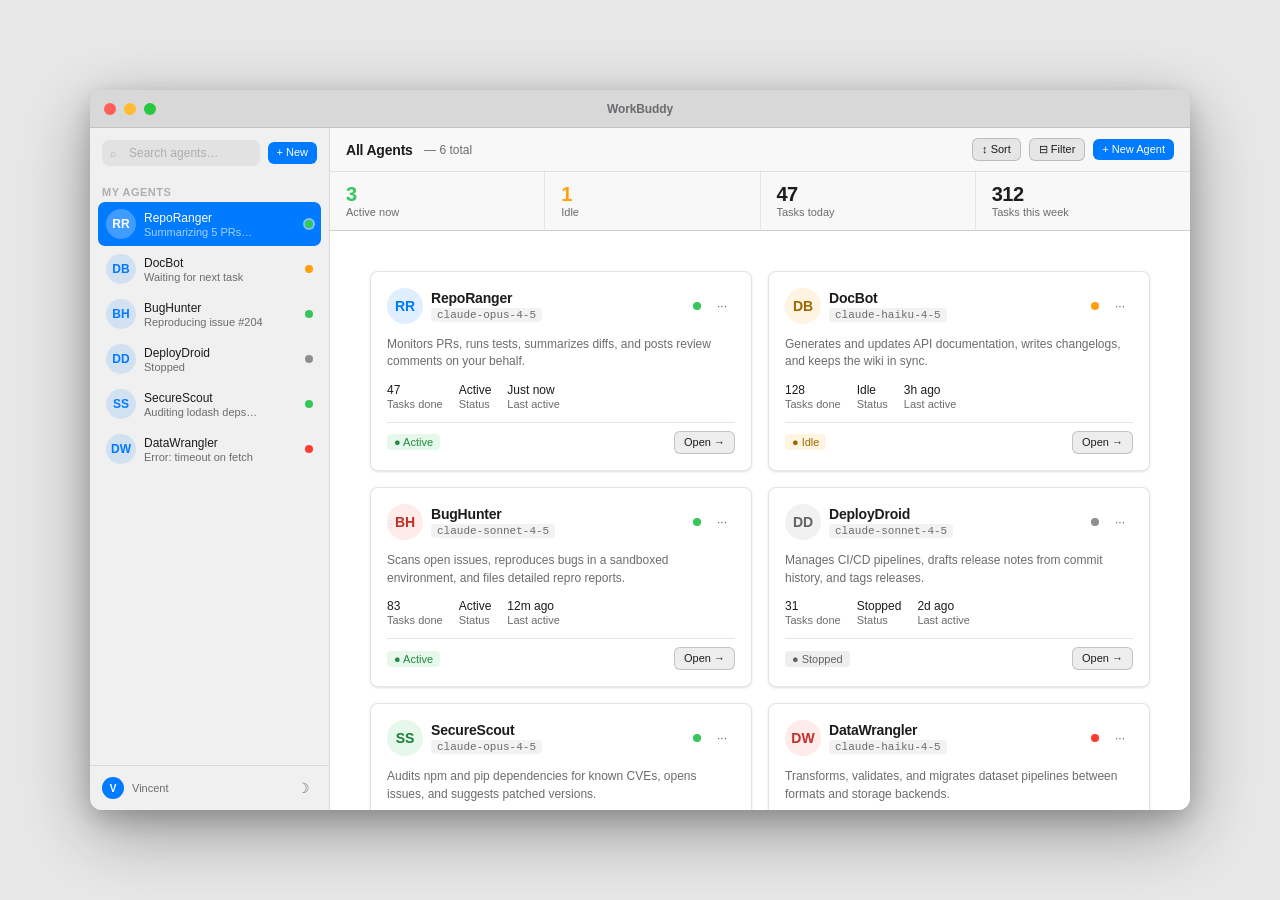
<file: index.html>
<!DOCTYPE html>
<html>
<head>
  <meta charset="UTF-8">
  <meta http-equiv="refresh" content="0; url=agent-list.html">
  <title>WorkBuddy</title>
</head>
<body>
  <a href="agent-list.html">Open WorkBuddy →</a>
</body>
</html>
</file>
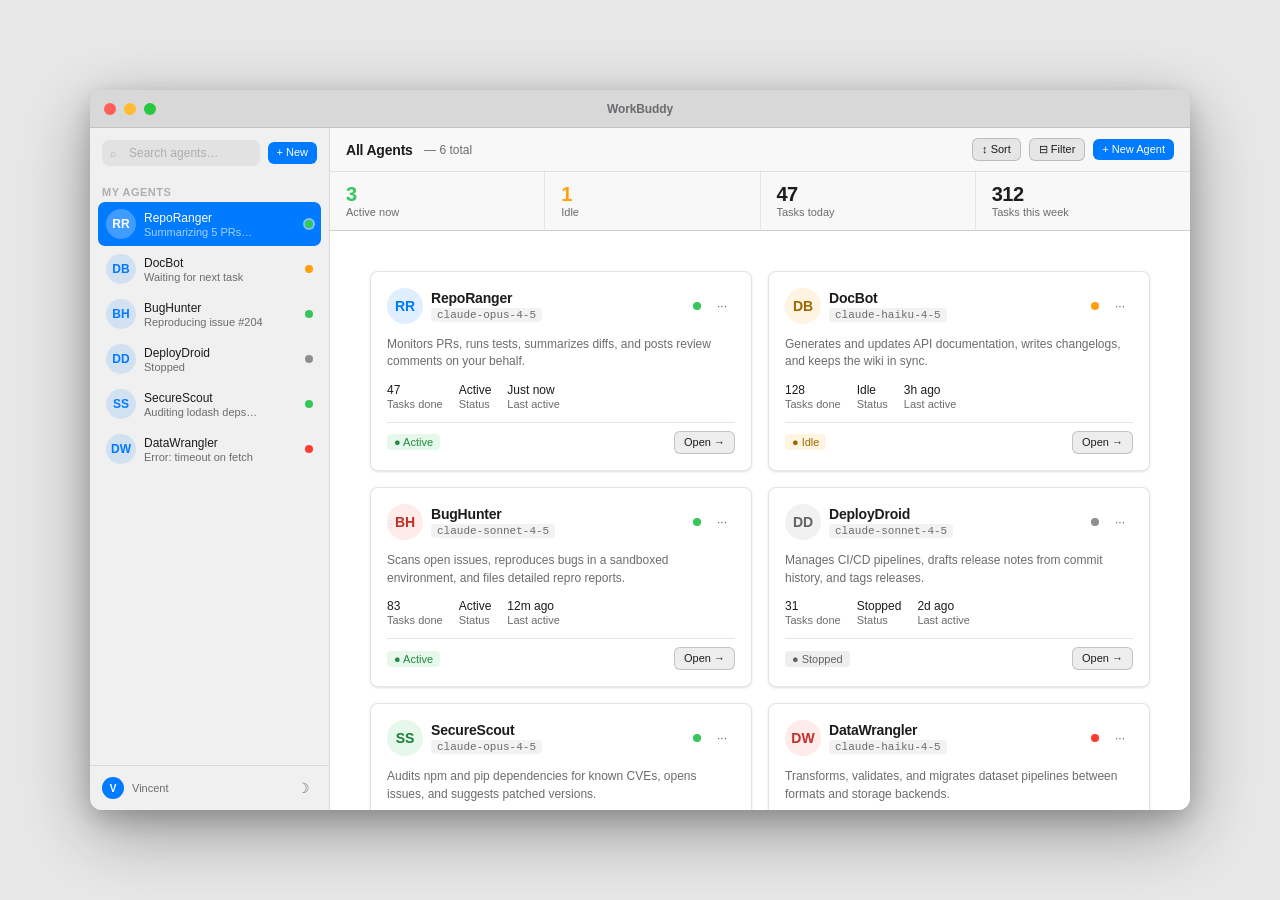
<file: agent-list.html>
<!DOCTYPE html>
<html lang="en">
<head>
  <meta charset="UTF-8">
  <meta name="viewport" content="width=1100">
  <title>WorkBuddy — All Agents</title>
  <link rel="stylesheet" href="styles.css">
</head>
<body>
<div class="app-wrapper">
  <div class="window">

    <!-- ── Title Bar ── -->
    <div class="titlebar">
      <div class="traffic-lights">
        <div class="tl-btn tl-close"><span class="tl-symbol">✕</span></div>
        <div class="tl-btn tl-min"><span class="tl-symbol">−</span></div>
        <div class="tl-btn tl-max"><span class="tl-symbol">⤢</span></div>
      </div>
      <span class="titlebar-title">WorkBuddy</span>
    </div>

    <!-- ── App Body ── -->
    <div class="app-layout">

      <!-- ── Sidebar ── -->
      <aside class="sidebar">
        <div class="sidebar-header">
          <div class="sidebar-search-wrap">
            <span class="sidebar-search-icon">⌕</span>
            <input class="sidebar-search" type="text" placeholder="Search agents…">
          </div>
          <a href="create-agent.html" class="btn btn--primary btn--sm">+ New</a>
        </div>

        <div class="sidebar-section-label">My Agents</div>

        <nav class="agent-list">
          <a href="agent-detail.html" class="agent-row agent-row--selected">
            <div class="agent-row-avatar">RR</div>
            <div class="agent-row-info">
              <div class="agent-row-name">RepoRanger</div>
              <div class="agent-row-snippet">Summarizing 5 PRs…</div>
            </div>
            <div class="status-dot status-dot--active"></div>
          </a>
          <a href="agent-detail.html" class="agent-row">
            <div class="agent-row-avatar">DB</div>
            <div class="agent-row-info">
              <div class="agent-row-name">DocBot</div>
              <div class="agent-row-snippet">Waiting for next task</div>
            </div>
            <div class="status-dot status-dot--idle"></div>
          </a>
          <a href="agent-detail.html" class="agent-row">
            <div class="agent-row-avatar">BH</div>
            <div class="agent-row-info">
              <div class="agent-row-name">BugHunter</div>
              <div class="agent-row-snippet">Reproducing issue #204</div>
            </div>
            <div class="status-dot status-dot--active"></div>
          </a>
          <a href="agent-detail.html" class="agent-row">
            <div class="agent-row-avatar">DD</div>
            <div class="agent-row-info">
              <div class="agent-row-name">DeployDroid</div>
              <div class="agent-row-snippet">Stopped</div>
            </div>
            <div class="status-dot status-dot--stopped"></div>
          </a>
          <a href="agent-detail.html" class="agent-row">
            <div class="agent-row-avatar">SS</div>
            <div class="agent-row-info">
              <div class="agent-row-name">SecureScout</div>
              <div class="agent-row-snippet">Auditing lodash deps…</div>
            </div>
            <div class="status-dot status-dot--active"></div>
          </a>
          <a href="agent-detail.html" class="agent-row">
            <div class="agent-row-avatar">DW</div>
            <div class="agent-row-info">
              <div class="agent-row-name">DataWrangler</div>
              <div class="agent-row-snippet">Error: timeout on fetch</div>
            </div>
            <div class="status-dot status-dot--error"></div>
          </a>
        </nav>

        <div class="sidebar-footer">
          <div class="sidebar-footer-user">
            <div class="sidebar-footer-avatar">V</div>
            <span>Vincent</span>
          </div>
          <button class="theme-toggle" id="themeToggle" title="Toggle dark mode">☽</button>
        </div>
      </aside>

      <!-- ── Main Content ── -->
      <main class="content-area">

        <!-- Toolbar -->
        <div class="toolbar">
          <span class="toolbar-title">All Agents</span>
          <span class="toolbar-subtitle">&nbsp;— 6 total</span>
          <div class="toolbar-spacer"></div>
          <button class="btn btn--secondary btn--sm">↕ Sort</button>
          <button class="btn btn--secondary btn--sm">⊟ Filter</button>
          <a href="create-agent.html" class="btn btn--primary btn--sm">+ New Agent</a>
        </div>

        <!-- Stats Strip -->
        <div class="stats-strip">
          <div class="stat-item stat-item--active">
            <span class="stat-value">3</span>
            <span class="stat-label">Active now</span>
          </div>
          <div class="stat-item stat-item--idle">
            <span class="stat-value">1</span>
            <span class="stat-label">Idle</span>
          </div>
          <div class="stat-item">
            <span class="stat-value">47</span>
            <span class="stat-label">Tasks today</span>
          </div>
          <div class="stat-item">
            <span class="stat-value">312</span>
            <span class="stat-label">Tasks this week</span>
          </div>
        </div>

        <!-- Agent Card Grid -->
        <div class="content-scroll">
          <div class="agent-grid">

            <!-- RepoRanger -->
            <div class="card">
              <div class="card-header">
                <div class="agent-avatar">RR</div>
                <div class="card-title-group">
                  <div class="card-name">RepoRanger</div>
                  <div class="model-badge">claude-opus-4-5</div>
                </div>
                <div class="status-dot status-dot--active" title="Active"></div>
                <button class="btn btn--ghost btn--icon" title="More options">···</button>
              </div>
              <p class="card-description">Monitors PRs, runs tests, summarizes diffs, and posts review comments on your behalf.</p>
              <div class="card-stats">
                <div class="card-stat">
                  <span class="card-stat-value">47</span>
                  <span>Tasks done</span>
                </div>
                <div class="card-stat">
                  <span class="card-stat-value">Active</span>
                  <span>Status</span>
                </div>
                <div class="card-stat">
                  <span class="card-stat-value">Just now</span>
                  <span>Last active</span>
                </div>
              </div>
              <div class="card-footer">
                <span class="tag tag--active">● Active</span>
                <div style="flex:1"></div>
                <a href="agent-detail.html" class="btn btn--secondary btn--sm">Open →</a>
              </div>
            </div>

            <!-- DocBot -->
            <div class="card">
              <div class="card-header">
                <div class="agent-avatar" style="background:rgba(255,159,10,0.12);color:#9B6900;">DB</div>
                <div class="card-title-group">
                  <div class="card-name">DocBot</div>
                  <div class="model-badge">claude-haiku-4-5</div>
                </div>
                <div class="status-dot status-dot--idle" title="Idle"></div>
                <button class="btn btn--ghost btn--icon" title="More options">···</button>
              </div>
              <p class="card-description">Generates and updates API documentation, writes changelogs, and keeps the wiki in sync.</p>
              <div class="card-stats">
                <div class="card-stat">
                  <span class="card-stat-value">128</span>
                  <span>Tasks done</span>
                </div>
                <div class="card-stat">
                  <span class="card-stat-value">Idle</span>
                  <span>Status</span>
                </div>
                <div class="card-stat">
                  <span class="card-stat-value">3h ago</span>
                  <span>Last active</span>
                </div>
              </div>
              <div class="card-footer">
                <span class="tag tag--idle">● Idle</span>
                <div style="flex:1"></div>
                <a href="agent-detail.html" class="btn btn--secondary btn--sm">Open →</a>
              </div>
            </div>

            <!-- BugHunter -->
            <div class="card">
              <div class="card-header">
                <div class="agent-avatar" style="background:rgba(255,59,48,0.10);color:#C0302A;">BH</div>
                <div class="card-title-group">
                  <div class="card-name">BugHunter</div>
                  <div class="model-badge">claude-sonnet-4-5</div>
                </div>
                <div class="status-dot status-dot--active" title="Active"></div>
                <button class="btn btn--ghost btn--icon" title="More options">···</button>
              </div>
              <p class="card-description">Scans open issues, reproduces bugs in a sandboxed environment, and files detailed repro reports.</p>
              <div class="card-stats">
                <div class="card-stat">
                  <span class="card-stat-value">83</span>
                  <span>Tasks done</span>
                </div>
                <div class="card-stat">
                  <span class="card-stat-value">Active</span>
                  <span>Status</span>
                </div>
                <div class="card-stat">
                  <span class="card-stat-value">12m ago</span>
                  <span>Last active</span>
                </div>
              </div>
              <div class="card-footer">
                <span class="tag tag--active">● Active</span>
                <div style="flex:1"></div>
                <a href="agent-detail.html" class="btn btn--secondary btn--sm">Open →</a>
              </div>
            </div>

            <!-- DeployDroid -->
            <div class="card">
              <div class="card-header">
                <div class="agent-avatar" style="background:rgba(142,142,147,0.12);color:#636366;">DD</div>
                <div class="card-title-group">
                  <div class="card-name">DeployDroid</div>
                  <div class="model-badge">claude-sonnet-4-5</div>
                </div>
                <div class="status-dot status-dot--stopped" title="Stopped"></div>
                <button class="btn btn--ghost btn--icon" title="More options">···</button>
              </div>
              <p class="card-description">Manages CI/CD pipelines, drafts release notes from commit history, and tags releases.</p>
              <div class="card-stats">
                <div class="card-stat">
                  <span class="card-stat-value">31</span>
                  <span>Tasks done</span>
                </div>
                <div class="card-stat">
                  <span class="card-stat-value">Stopped</span>
                  <span>Status</span>
                </div>
                <div class="card-stat">
                  <span class="card-stat-value">2d ago</span>
                  <span>Last active</span>
                </div>
              </div>
              <div class="card-footer">
                <span class="tag tag--stopped">● Stopped</span>
                <div style="flex:1"></div>
                <a href="agent-detail.html" class="btn btn--secondary btn--sm">Open →</a>
              </div>
            </div>

            <!-- SecureScout -->
            <div class="card">
              <div class="card-header">
                <div class="agent-avatar" style="background:rgba(52,199,89,0.12);color:#1A7F37;">SS</div>
                <div class="card-title-group">
                  <div class="card-name">SecureScout</div>
                  <div class="model-badge">claude-opus-4-5</div>
                </div>
                <div class="status-dot status-dot--active" title="Active"></div>
                <button class="btn btn--ghost btn--icon" title="More options">···</button>
              </div>
              <p class="card-description">Audits npm and pip dependencies for known CVEs, opens issues, and suggests patched versions.</p>
              <div class="card-stats">
                <div class="card-stat">
                  <span class="card-stat-value">19</span>
                  <span>Tasks done</span>
                </div>
                <div class="card-stat">
                  <span class="card-stat-value">Active</span>
                  <span>Status</span>
                </div>
                <div class="card-stat">
                  <span class="card-stat-value">5m ago</span>
                  <span>Last active</span>
                </div>
              </div>
              <div class="card-footer">
                <span class="tag tag--active">● Active</span>
                <div style="flex:1"></div>
                <a href="agent-detail.html" class="btn btn--secondary btn--sm">Open →</a>
              </div>
            </div>

            <!-- DataWrangler -->
            <div class="card">
              <div class="card-header">
                <div class="agent-avatar" style="background:rgba(255,59,48,0.10);color:#C0302A;">DW</div>
                <div class="card-title-group">
                  <div class="card-name">DataWrangler</div>
                  <div class="model-badge">claude-haiku-4-5</div>
                </div>
                <div class="status-dot status-dot--error" title="Error"></div>
                <button class="btn btn--ghost btn--icon" title="More options">···</button>
              </div>
              <p class="card-description">Transforms, validates, and migrates dataset pipelines between formats and storage backends.</p>
              <div class="card-stats">
                <div class="card-stat">
                  <span class="card-stat-value">4</span>
                  <span>Tasks done</span>
                </div>
                <div class="card-stat">
                  <span class="card-stat-value" style="color:var(--status-error)">Error</span>
                  <span>Status</span>
                </div>
                <div class="card-stat">
                  <span class="card-stat-value">1h ago</span>
                  <span>Last active</span>
                </div>
              </div>
              <div class="card-footer">
                <span class="tag tag--error">● Error</span>
                <div style="flex:1"></div>
                <a href="agent-detail.html" class="btn btn--secondary btn--sm">Open →</a>
              </div>
            </div>

          </div><!-- /.agent-grid -->
        </div><!-- /.content-scroll -->
      </main>

    </div><!-- /.app-layout -->
  </div><!-- /.window -->
</div><!-- /.app-wrapper -->

<script>
  // Theme toggle
  const toggle = document.getElementById('themeToggle');
  const html = document.documentElement;
  const prefersDark = window.matchMedia('(prefers-color-scheme: dark)').matches;
  if (prefersDark) { html.setAttribute('data-theme', 'dark'); toggle.textContent = '☀'; }
  toggle.addEventListener('click', () => {
    const isDark = html.getAttribute('data-theme') === 'dark';
    html.setAttribute('data-theme', isDark ? 'light' : 'dark');
    toggle.textContent = isDark ? '☽' : '☀';
  });
</script>
</body>
</html>
</file>
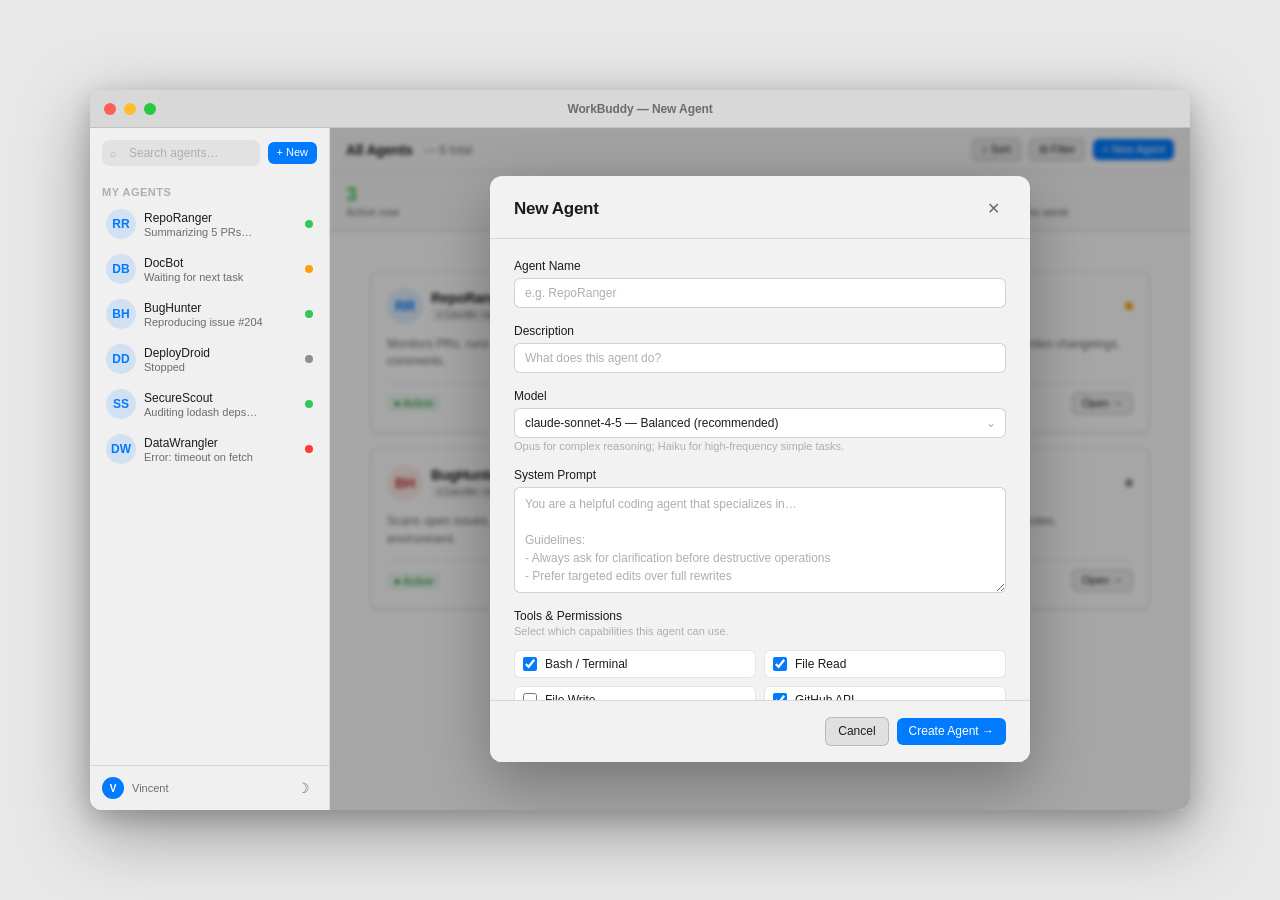
<file: create-agent.html>
<!DOCTYPE html>
<html lang="en">
<head>
  <meta charset="UTF-8">
  <meta name="viewport" content="width=1100">
  <title>WorkBuddy — New Agent</title>
  <link rel="stylesheet" href="styles.css">
</head>
<body>
<div class="app-wrapper">
  <div class="window">

    <!-- ── Title Bar ── -->
    <div class="titlebar">
      <div class="traffic-lights">
        <div class="tl-btn tl-close"><span class="tl-symbol">✕</span></div>
        <div class="tl-btn tl-min"><span class="tl-symbol">−</span></div>
        <div class="tl-btn tl-max"><span class="tl-symbol">⤢</span></div>
      </div>
      <span class="titlebar-title">WorkBuddy — New Agent</span>
    </div>

    <!-- ── App Body ── -->
    <div class="app-layout">

      <!-- ── Sidebar ── -->
      <aside class="sidebar">
        <div class="sidebar-header">
          <div class="sidebar-search-wrap">
            <span class="sidebar-search-icon">⌕</span>
            <input class="sidebar-search" type="text" placeholder="Search agents…">
          </div>
          <a href="create-agent.html" class="btn btn--primary btn--sm">+ New</a>
        </div>

        <div class="sidebar-section-label">My Agents</div>

        <nav class="agent-list">
          <a href="agent-detail.html" class="agent-row">
            <div class="agent-row-avatar">RR</div>
            <div class="agent-row-info">
              <div class="agent-row-name">RepoRanger</div>
              <div class="agent-row-snippet">Summarizing 5 PRs…</div>
            </div>
            <div class="status-dot status-dot--active"></div>
          </a>
          <a href="agent-detail.html" class="agent-row">
            <div class="agent-row-avatar">DB</div>
            <div class="agent-row-info">
              <div class="agent-row-name">DocBot</div>
              <div class="agent-row-snippet">Waiting for next task</div>
            </div>
            <div class="status-dot status-dot--idle"></div>
          </a>
          <a href="agent-detail.html" class="agent-row">
            <div class="agent-row-avatar">BH</div>
            <div class="agent-row-info">
              <div class="agent-row-name">BugHunter</div>
              <div class="agent-row-snippet">Reproducing issue #204</div>
            </div>
            <div class="status-dot status-dot--active"></div>
          </a>
          <a href="agent-detail.html" class="agent-row">
            <div class="agent-row-avatar">DD</div>
            <div class="agent-row-info">
              <div class="agent-row-name">DeployDroid</div>
              <div class="agent-row-snippet">Stopped</div>
            </div>
            <div class="status-dot status-dot--stopped"></div>
          </a>
          <a href="agent-detail.html" class="agent-row">
            <div class="agent-row-avatar">SS</div>
            <div class="agent-row-info">
              <div class="agent-row-name">SecureScout</div>
              <div class="agent-row-snippet">Auditing lodash deps…</div>
            </div>
            <div class="status-dot status-dot--active"></div>
          </a>
          <a href="agent-detail.html" class="agent-row">
            <div class="agent-row-avatar">DW</div>
            <div class="agent-row-info">
              <div class="agent-row-name">DataWrangler</div>
              <div class="agent-row-snippet">Error: timeout on fetch</div>
            </div>
            <div class="status-dot status-dot--error"></div>
          </a>
        </nav>

        <div class="sidebar-footer">
          <div class="sidebar-footer-user">
            <div class="sidebar-footer-avatar">V</div>
            <span>Vincent</span>
          </div>
          <button class="theme-toggle" id="themeToggle" title="Toggle dark mode">☽</button>
        </div>
      </aside>

      <!-- ── Content Area (dimmed behind modal) ── -->
      <main class="content-area" style="position:relative;">

        <!-- Background content (dimmed) -->
        <div class="content-area--dimmed" style="display:flex;flex-direction:column;height:100%;">
          <div class="toolbar">
            <span class="toolbar-title">All Agents</span>
            <span class="toolbar-subtitle">&nbsp;— 6 total</span>
            <div class="toolbar-spacer"></div>
            <button class="btn btn--secondary btn--sm">↕ Sort</button>
            <button class="btn btn--secondary btn--sm">⊟ Filter</button>
            <button class="btn btn--primary btn--sm">+ New Agent</button>
          </div>
          <div class="stats-strip">
            <div class="stat-item stat-item--active">
              <span class="stat-value">3</span>
              <span class="stat-label">Active now</span>
            </div>
            <div class="stat-item stat-item--idle">
              <span class="stat-value">1</span>
              <span class="stat-label">Idle</span>
            </div>
            <div class="stat-item">
              <span class="stat-value">47</span>
              <span class="stat-label">Tasks today</span>
            </div>
            <div class="stat-item">
              <span class="stat-value">312</span>
              <span class="stat-label">Tasks this week</span>
            </div>
          </div>
          <div class="content-scroll">
            <div class="agent-grid">
              <div class="card">
                <div class="card-header">
                  <div class="agent-avatar">RR</div>
                  <div class="card-title-group"><div class="card-name">RepoRanger</div><div class="model-badge">claude-opus-4-5</div></div>
                  <div class="status-dot status-dot--active"></div>
                </div>
                <p class="card-description">Monitors PRs, runs tests, summarizes diffs, and posts review comments.</p>
                <div class="card-footer"><span class="tag tag--active">● Active</span><div style="flex:1"></div><button class="btn btn--secondary btn--sm">Open →</button></div>
              </div>
              <div class="card">
                <div class="card-header">
                  <div class="agent-avatar" style="background:rgba(255,159,10,0.12);color:#9B6900;">DB</div>
                  <div class="card-title-group"><div class="card-name">DocBot</div><div class="model-badge">claude-haiku-4-5</div></div>
                  <div class="status-dot status-dot--idle"></div>
                </div>
                <p class="card-description">Generates and updates API documentation, writes changelogs.</p>
                <div class="card-footer"><span class="tag tag--idle">● Idle</span><div style="flex:1"></div><button class="btn btn--secondary btn--sm">Open →</button></div>
              </div>
              <div class="card">
                <div class="card-header">
                  <div class="agent-avatar" style="background:rgba(255,59,48,0.10);color:#C0302A;">BH</div>
                  <div class="card-title-group"><div class="card-name">BugHunter</div><div class="model-badge">claude-sonnet-4-5</div></div>
                  <div class="status-dot status-dot--active"></div>
                </div>
                <p class="card-description">Scans open issues, reproduces bugs in a sandboxed environment.</p>
                <div class="card-footer"><span class="tag tag--active">● Active</span><div style="flex:1"></div><button class="btn btn--secondary btn--sm">Open →</button></div>
              </div>
              <div class="card">
                <div class="card-header">
                  <div class="agent-avatar" style="background:rgba(142,142,147,0.12);color:#636366;">DD</div>
                  <div class="card-title-group"><div class="card-name">DeployDroid</div><div class="model-badge">claude-sonnet-4-5</div></div>
                  <div class="status-dot status-dot--stopped"></div>
                </div>
                <p class="card-description">Manages CI/CD pipelines and drafts release notes.</p>
                <div class="card-footer"><span class="tag tag--stopped">● Stopped</span><div style="flex:1"></div><button class="btn btn--secondary btn--sm">Open →</button></div>
              </div>
            </div>
          </div>
        </div>

        <!-- ── Modal Overlay ── -->
        <div class="modal-overlay">
          <div class="modal-sheet" role="dialog" aria-modal="true" aria-label="Create New Agent">

            <!-- Modal Header -->
            <div class="modal-header">
              <h2 class="modal-title">New Agent</h2>
              <a href="agent-list.html" class="btn btn--ghost btn--icon" title="Close" style="font-size:16px;">✕</a>
            </div>

            <!-- Modal Body -->
            <div class="modal-body">
              <form id="agentForm" onsubmit="return false;">

                <!-- Name -->
                <div class="form-field">
                  <label class="form-label" for="agentName">Agent Name</label>
                  <input class="input" id="agentName" type="text" placeholder="e.g. RepoRanger" autocomplete="off">
                </div>

                <!-- Description -->
                <div class="form-field">
                  <label class="form-label" for="agentDesc">Description</label>
                  <input class="input" id="agentDesc" type="text" placeholder="What does this agent do?">
                </div>

                <!-- Model -->
                <div class="form-field">
                  <label class="form-label" for="agentModel">Model</label>
                  <div class="select-wrap">
                    <select class="select-input" id="agentModel">
                      <option value="claude-opus-4-5">claude-opus-4-5 — Most capable</option>
                      <option value="claude-sonnet-4-5" selected>claude-sonnet-4-5 — Balanced (recommended)</option>
                      <option value="claude-haiku-4-5">claude-haiku-4-5 — Fastest &amp; cheapest</option>
                    </select>
                  </div>
                  <span class="form-hint">Opus for complex reasoning; Haiku for high-frequency simple tasks.</span>
                </div>

                <!-- System Prompt -->
                <div class="form-field">
                  <label class="form-label" for="agentPrompt">System Prompt</label>
                  <textarea
                    class="textarea"
                    id="agentPrompt"
                    rows="5"
                    placeholder="You are a helpful coding agent that specializes in…&#10;&#10;Guidelines:&#10;- Always ask for clarification before destructive operations&#10;- Prefer targeted edits over full rewrites"
                  ></textarea>
                </div>

                <!-- Tools & Permissions -->
                <div class="form-field">
                  <label class="form-label">Tools &amp; Permissions</label>
                  <span class="form-hint" style="margin-bottom:8px;display:block;">Select which capabilities this agent can use.</span>
                  <div class="checkbox-group">
                    <label class="checkbox-item">
                      <input type="checkbox" checked> Bash / Terminal
                    </label>
                    <label class="checkbox-item">
                      <input type="checkbox" checked> File Read
                    </label>
                    <label class="checkbox-item">
                      <input type="checkbox"> File Write
                    </label>
                    <label class="checkbox-item">
                      <input type="checkbox" checked> GitHub API
                    </label>
                    <label class="checkbox-item">
                      <input type="checkbox"> Web Fetch
                    </label>
                    <label class="checkbox-item">
                      <input type="checkbox"> Web Search
                    </label>
                  </div>
                </div>

                <!-- Max Concurrent Tasks -->
                <div class="form-field">
                  <label class="form-label" for="agentConcurrency">Max Concurrent Tasks</label>
                  <input
                    class="input"
                    id="agentConcurrency"
                    type="number"
                    value="3"
                    min="1"
                    max="20"
                    style="width:100px;"
                  >
                  <span class="form-hint">How many tasks this agent can run in parallel.</span>
                </div>

                <!-- Auto-start -->
                <div class="form-field">
                  <label class="form-label">Trigger</label>
                  <div class="select-wrap">
                    <select class="select-input">
                      <option selected>Manual — start tasks explicitly</option>
                      <option>On schedule — run on a cron</option>
                      <option>On event — GitHub webhooks, etc.</option>
                    </select>
                  </div>
                </div>

              </form>
            </div>

            <!-- Modal Footer -->
            <div class="modal-footer">
              <a href="agent-list.html" class="btn btn--secondary">Cancel</a>
              <a href="agent-detail.html" class="btn btn--primary">Create Agent →</a>
            </div>

          </div><!-- /.modal-sheet -->
        </div><!-- /.modal-overlay -->

      </main>

    </div><!-- /.app-layout -->
  </div><!-- /.window -->
</div><!-- /.app-wrapper -->

<script>
  // Theme toggle
  const toggle = document.getElementById('themeToggle');
  const html = document.documentElement;
  const prefersDark = window.matchMedia('(prefers-color-scheme: dark)').matches;
  if (prefersDark) { html.setAttribute('data-theme', 'dark'); toggle.textContent = '☀'; }
  toggle.addEventListener('click', () => {
    const isDark = html.getAttribute('data-theme') === 'dark';
    html.setAttribute('data-theme', isDark ? 'light' : 'dark');
    toggle.textContent = isDark ? '☽' : '☀';
  });

  // Live avatar preview from agent name
  const nameInput = document.getElementById('agentName');
  nameInput.addEventListener('input', () => {
    // future: update a preview avatar with initials
  });
</script>
</body>
</html>
</file>
<file: styles.css>
/* ===== WORKBUDDY — macOS App Mocks =====
   Shared design tokens + reusable component styles
   Open any .html file directly in the browser — no server needed.
   ========================================= */

/* ── Reset ── */
*, *::before, *::after { box-sizing: border-box; margin: 0; padding: 0; }
a { text-decoration: none; color: inherit; }
button { cursor: pointer; border: none; background: none; font: inherit; }
input, textarea, select { font: inherit; }
ul, ol { list-style: none; }

/* ── Design Tokens (light mode) ── */
:root {
  /* Typography */
  --font: -apple-system, BlinkMacSystemFont, "SF Pro Text", "SF Pro Display", "Helvetica Neue", Arial, sans-serif;
  --font-mono: "SF Mono", "Menlo", "Monaco", "Courier New", monospace;
  --text-xs:   11px;
  --text-sm:   12px;
  --text-base: 13px;
  --text-md:   14px;
  --text-lg:   17px;
  --text-xl:   20px;
  --weight-regular:  400;
  --weight-medium:   500;
  --weight-semibold: 600;

  /* Accent */
  --accent:         #007AFF;
  --accent-hover:   #0062CC;
  --accent-light:   rgba(0, 122, 255, 0.12);
  --accent-text:    #FFFFFF;

  /* Backgrounds */
  --bg-body:      #E8E8E8;
  --bg-window:    #ECECEC;
  --bg-titlebar:  #D8D8D8;
  --bg-sidebar:   #F0F0F0;
  --bg-content:   #FFFFFF;
  --bg-card:      #FFFFFF;
  --bg-card-hover: #F5F5F7;
  --bg-toolbar:   #F8F8F8;
  --bg-input:     #FFFFFF;
  --bg-modal-overlay: rgba(0, 0, 0, 0.35);
  --bg-modal:     #F2F2F2;

  /* Separators */
  --sep:        rgba(0, 0, 0, 0.10);
  --sep-strong: rgba(0, 0, 0, 0.18);

  /* Text */
  --text-primary:   #1C1C1E;
  --text-secondary: #6C6C70;
  --text-tertiary:  #AEAEB2;
  --text-on-accent: #FFFFFF;

  /* Status dots */
  --status-active:  #34C759;
  --status-idle:    #FF9F0A;
  --status-stopped: #8E8E93;
  --status-error:   #FF3B30;

  /* Traffic lights */
  --tl-close: #FF5F57;
  --tl-min:   #FEBC2E;
  --tl-max:   #28C840;

  /* Dimensions */
  --sidebar-w:      240px;
  --titlebar-h:     38px;
  --toolbar-h:      44px;
  --window-w:       1100px;
  --window-h:       720px;
  --radius-window:  12px;
  --radius-card:    8px;
  --radius-input:   6px;
  --radius-btn:     6px;
  --radius-avatar:  50%;
  --dot-size:       8px;

  /* Shadows */
  --shadow-window: 0 22px 70px rgba(0,0,0,0.35), 0 8px 24px rgba(0,0,0,0.18);
  --shadow-card:   0 1px 3px rgba(0,0,0,0.08), 0 1px 2px rgba(0,0,0,0.05);
  --shadow-modal:  0 20px 60px rgba(0,0,0,0.30);

  /* Spacing */
  --s1: 4px;  --s2: 8px;  --s3: 12px;  --s4: 16px;
  --s5: 20px; --s6: 24px; --s7: 28px;  --s8: 32px;
}

/* ── Dark Mode ── */
[data-theme="dark"] {
  --bg-body:      #111111;
  --bg-window:    #1E1E1E;
  --bg-titlebar:  #2C2C2E;
  --bg-sidebar:   #242426;
  --bg-content:   #1C1C1E;
  --bg-card:      #2C2C2E;
  --bg-card-hover:#3A3A3C;
  --bg-toolbar:   #242426;
  --bg-input:     #3A3A3C;
  --bg-modal:     #2C2C2E;
  --bg-modal-overlay: rgba(0,0,0,0.55);
  --sep:          rgba(255,255,255,0.08);
  --sep-strong:   rgba(255,255,255,0.14);
  --text-primary:   #F2F2F7;
  --text-secondary: #AEAEB2;
  --text-tertiary:  #6C6C70;
  --tl-close: #FF5F57;
  --tl-min:   #FEBC2E;
  --tl-max:   #28C840;
}
@media (prefers-color-scheme: dark) {
  :root:not([data-theme="light"]) {
    --bg-body:      #111111;
    --bg-window:    #1E1E1E;
    --bg-titlebar:  #2C2C2E;
    --bg-sidebar:   #242426;
    --bg-content:   #1C1C1E;
    --bg-card:      #2C2C2E;
    --bg-card-hover:#3A3A3C;
    --bg-toolbar:   #242426;
    --bg-input:     #3A3A3C;
    --bg-modal:     #2C2C2E;
    --bg-modal-overlay: rgba(0,0,0,0.55);
    --sep:          rgba(255,255,255,0.08);
    --sep-strong:   rgba(255,255,255,0.14);
    --text-primary:   #F2F2F7;
    --text-secondary: #AEAEB2;
    --text-tertiary:  #6C6C70;
  }
}

/* ── Base ── */
html, body {
  height: 100%;
  font-family: var(--font);
  font-size: var(--text-base);
  color: var(--text-primary);
  background: var(--bg-body);
  -webkit-font-smoothing: antialiased;
}

.app-wrapper {
  min-height: 100vh;
  display: flex;
  align-items: center;
  justify-content: center;
  padding: var(--s8);
  min-width: calc(var(--window-w) + var(--s8) * 2);
  overflow: auto;
}

/* ── Window Shell ── */
.window {
  width: var(--window-w);
  height: var(--window-h);
  display: flex;
  flex-direction: column;
  border-radius: var(--radius-window);
  box-shadow: var(--shadow-window);
  overflow: hidden;
  position: relative;
  background: var(--bg-window);
  flex-shrink: 0;
}

/* ── Title Bar ── */
.titlebar {
  height: var(--titlebar-h);
  min-height: var(--titlebar-h);
  display: flex;
  align-items: center;
  background: var(--bg-titlebar);
  border-bottom: 1px solid var(--sep);
  position: relative;
  user-select: none;
}

.traffic-lights {
  display: flex;
  align-items: center;
  gap: var(--s2);
  padding-left: 14px;
  z-index: 1;
}

.tl-btn {
  width: 12px;
  height: 12px;
  border-radius: 50%;
  display: flex;
  align-items: center;
  justify-content: center;
  flex-shrink: 0;
  transition: filter 0.1s;
}
.tl-btn:hover { filter: brightness(0.85); }
.tl-close { background: var(--tl-close); }
.tl-min   { background: var(--tl-min); }
.tl-max   { background: var(--tl-max); }

.tl-symbol {
  font-size: 8px;
  line-height: 1;
  color: rgba(0,0,0,0.45);
  opacity: 0;
  transition: opacity 0.1s;
  font-weight: 700;
}
.traffic-lights:hover .tl-symbol { opacity: 1; }

.titlebar-title {
  position: absolute;
  left: 50%;
  transform: translateX(-50%);
  font-size: var(--text-sm);
  font-weight: var(--weight-semibold);
  color: var(--text-secondary);
  letter-spacing: -0.1px;
}

/* ── App Layout ── */
.app-layout {
  display: flex;
  flex: 1;
  overflow: hidden;
}

/* ── Sidebar ── */
.sidebar {
  width: var(--sidebar-w);
  min-width: var(--sidebar-w);
  display: flex;
  flex-direction: column;
  background: var(--bg-sidebar);
  border-right: 1px solid var(--sep);
  overflow: hidden;
}

.sidebar-header {
  padding: var(--s3) var(--s3) var(--s2);
  display: flex;
  align-items: center;
  gap: var(--s2);
  flex-shrink: 0;
}

.sidebar-search-wrap {
  flex: 1;
  position: relative;
  display: flex;
  align-items: center;
}
.sidebar-search-icon {
  position: absolute;
  left: 8px;
  font-size: 11px;
  color: var(--text-tertiary);
  pointer-events: none;
}
.sidebar-search {
  width: 100%;
  height: 26px;
  padding: 0 8px 0 26px;
  background: rgba(0,0,0,0.06);
  border: 1px solid transparent;
  border-radius: 7px;
  font-size: var(--text-sm);
  color: var(--text-primary);
  outline: none;
  transition: border-color 0.15s, box-shadow 0.15s;
}
[data-theme="dark"] .sidebar-search { background: rgba(255,255,255,0.07); }
.sidebar-search::placeholder { color: var(--text-tertiary); }
.sidebar-search:focus {
  border-color: var(--accent);
  box-shadow: 0 0 0 3px var(--accent-light);
}

.sidebar-section-label {
  padding: var(--s3) var(--s3) var(--s1);
  font-size: var(--text-xs);
  font-weight: var(--weight-semibold);
  color: var(--text-tertiary);
  text-transform: uppercase;
  letter-spacing: 0.5px;
  flex-shrink: 0;
}

.agent-list {
  flex: 1;
  overflow-y: auto;
  padding: 0 var(--s2) var(--s2);
}
.agent-list::-webkit-scrollbar { width: 4px; }
.agent-list::-webkit-scrollbar-track { background: transparent; }
.agent-list::-webkit-scrollbar-thumb { background: var(--sep-strong); border-radius: 2px; }

.agent-row {
  display: flex;
  align-items: center;
  gap: var(--s2);
  padding: 7px var(--s2);
  border-radius: 7px;
  cursor: pointer;
  transition: background 0.1s;
  margin-bottom: 1px;
}
.agent-row:hover { background: rgba(0,0,0,0.05); }
[data-theme="dark"] .agent-row:hover { background: rgba(255,255,255,0.07); }
.agent-row--selected { background: var(--accent) !important; }
.agent-row--selected .agent-row-name { color: white; }
.agent-row--selected .agent-row-snippet { color: rgba(255,255,255,0.65); }
.agent-row--selected .status-dot { box-shadow: 0 0 0 2px rgba(255,255,255,0.5); }

.agent-row-avatar {
  width: 30px;
  height: 30px;
  border-radius: var(--radius-avatar);
  background: var(--accent-light);
  color: var(--accent);
  font-size: var(--text-sm);
  font-weight: var(--weight-semibold);
  display: flex;
  align-items: center;
  justify-content: center;
  flex-shrink: 0;
}
.agent-row--selected .agent-row-avatar {
  background: rgba(255,255,255,0.25);
  color: white;
}

.agent-row-info { flex: 1; min-width: 0; }
.agent-row-name {
  font-size: var(--text-sm);
  font-weight: var(--weight-medium);
  color: var(--text-primary);
  white-space: nowrap;
  overflow: hidden;
  text-overflow: ellipsis;
}
.agent-row-snippet {
  font-size: var(--text-xs);
  color: var(--text-secondary);
  white-space: nowrap;
  overflow: hidden;
  text-overflow: ellipsis;
  margin-top: 1px;
}

/* ── Status Dot ── */
.status-dot {
  width: var(--dot-size);
  height: var(--dot-size);
  border-radius: 50%;
  flex-shrink: 0;
}
.status-dot--active  { background: var(--status-active); }
.status-dot--idle    { background: var(--status-idle); }
.status-dot--stopped { background: var(--status-stopped); }
.status-dot--error   { background: var(--status-error); }

/* ── Sidebar Footer ── */
.sidebar-footer {
  padding: var(--s2) var(--s3);
  border-top: 1px solid var(--sep);
  display: flex;
  align-items: center;
  justify-content: space-between;
  flex-shrink: 0;
}
.sidebar-footer-user {
  display: flex;
  align-items: center;
  gap: var(--s2);
  font-size: var(--text-xs);
  color: var(--text-secondary);
}
.sidebar-footer-avatar {
  width: 22px;
  height: 22px;
  border-radius: 50%;
  background: var(--accent);
  color: white;
  font-size: 10px;
  font-weight: var(--weight-semibold);
  display: flex;
  align-items: center;
  justify-content: center;
}

.theme-toggle {
  width: 28px;
  height: 28px;
  border-radius: 7px;
  display: flex;
  align-items: center;
  justify-content: center;
  font-size: 14px;
  color: var(--text-secondary);
  transition: background 0.15s;
}
.theme-toggle:hover { background: rgba(0,0,0,0.07); }
[data-theme="dark"] .theme-toggle:hover { background: rgba(255,255,255,0.09); }

/* ── Agent Avatar (large, used in cards & chat) ── */
.agent-avatar {
  width: 36px;
  height: 36px;
  border-radius: var(--radius-avatar);
  background: var(--accent-light);
  color: var(--accent);
  font-size: var(--text-md);
  font-weight: var(--weight-semibold);
  display: flex;
  align-items: center;
  justify-content: center;
  flex-shrink: 0;
}
.agent-avatar--sm {
  width: 26px;
  height: 26px;
  font-size: var(--text-xs);
}
.agent-avatar--lg {
  width: 44px;
  height: 44px;
  font-size: var(--text-lg);
}

/* ── Toolbar ── */
.toolbar {
  height: var(--toolbar-h);
  min-height: var(--toolbar-h);
  display: flex;
  align-items: center;
  gap: var(--s2);
  padding: 0 var(--s4);
  background: var(--bg-toolbar);
  border-bottom: 1px solid var(--sep);
  flex-shrink: 0;
}
.toolbar-spacer { flex: 1; }
.toolbar-title {
  font-size: var(--text-md);
  font-weight: var(--weight-semibold);
  color: var(--text-primary);
  letter-spacing: -0.2px;
}
.toolbar-subtitle {
  font-size: var(--text-sm);
  color: var(--text-secondary);
}
.toolbar-status-text {
  font-size: var(--text-xs);
  color: var(--text-secondary);
}

/* ── Content Area ── */
.content-area {
  flex: 1;
  display: flex;
  flex-direction: column;
  background: var(--bg-content);
  overflow: hidden;
}
.content-area--dimmed {
  filter: blur(2px);
  pointer-events: none;
}
.content-scroll {
  flex: 1;
  overflow-y: auto;
  padding: var(--s5);
}
.content-scroll::-webkit-scrollbar { width: 6px; }
.content-scroll::-webkit-scrollbar-track { background: transparent; }
.content-scroll::-webkit-scrollbar-thumb { background: var(--sep-strong); border-radius: 3px; }

/* ── Stats Strip ── */
.stats-strip {
  display: flex;
  gap: 1px;
  background: var(--sep);
  border-bottom: 1px solid var(--sep);
  flex-shrink: 0;
}
.stat-item {
  flex: 1;
  padding: var(--s3) var(--s4);
  background: var(--bg-toolbar);
  display: flex;
  flex-direction: column;
  gap: 2px;
}
.stat-value {
  font-size: var(--text-xl);
  font-weight: var(--weight-semibold);
  color: var(--text-primary);
  letter-spacing: -0.5px;
  line-height: 1;
}
.stat-label {
  font-size: var(--text-xs);
  color: var(--text-secondary);
}
.stat-item--active   .stat-value { color: var(--status-active); }
.stat-item--idle     .stat-value { color: var(--status-idle); }
.stat-item--error    .stat-value { color: var(--status-error); }

/* ── Agent Card Grid ── */
.agent-grid {
  display: grid;
  grid-template-columns: repeat(2, 1fr);
  gap: var(--s4);
  padding: var(--s5);
}

.card {
  background: var(--bg-card);
  border-radius: var(--radius-card);
  box-shadow: var(--shadow-card);
  border: 1px solid var(--sep);
  padding: var(--s4);
  display: flex;
  flex-direction: column;
  gap: var(--s3);
  transition: transform 80ms ease, box-shadow 80ms ease;
  cursor: default;
}
.card:hover {
  transform: translateY(-1px);
  box-shadow: 0 4px 12px rgba(0,0,0,0.12), 0 2px 4px rgba(0,0,0,0.08);
}

.card-header {
  display: flex;
  align-items: center;
  gap: var(--s2);
}
.card-title-group { flex: 1; min-width: 0; }
.card-name {
  font-size: var(--text-md);
  font-weight: var(--weight-semibold);
  color: var(--text-primary);
  letter-spacing: -0.2px;
}
.model-badge {
  display: inline-block;
  font-size: var(--text-xs);
  color: var(--text-secondary);
  background: rgba(0,0,0,0.05);
  padding: 1px 6px;
  border-radius: 4px;
  margin-top: 2px;
  font-family: var(--font-mono);
}
[data-theme="dark"] .model-badge { background: rgba(255,255,255,0.08); }

.card-description {
  font-size: var(--text-sm);
  color: var(--text-secondary);
  line-height: 1.45;
  flex: 1;
}

.card-stats {
  display: flex;
  gap: var(--s4);
}
.card-stat {
  font-size: var(--text-xs);
  color: var(--text-secondary);
  display: flex;
  flex-direction: column;
  gap: 1px;
}
.card-stat-value {
  font-size: var(--text-sm);
  font-weight: var(--weight-medium);
  color: var(--text-primary);
}

.card-footer {
  display: flex;
  align-items: center;
  justify-content: flex-end;
  padding-top: var(--s2);
  border-top: 1px solid var(--sep);
}

/* ── Buttons ── */
.btn {
  display: inline-flex;
  align-items: center;
  justify-content: center;
  gap: var(--s1);
  padding: 5px 12px;
  border-radius: var(--radius-btn);
  font-size: var(--text-sm);
  font-weight: var(--weight-medium);
  white-space: nowrap;
  transition: background 0.1s, opacity 0.1s;
  line-height: 1.4;
  cursor: pointer;
}
.btn--primary {
  background: var(--accent);
  color: var(--accent-text);
}
.btn--primary:hover { background: var(--accent-hover); }
.btn--secondary {
  background: rgba(0,0,0,0.07);
  color: var(--text-primary);
  border: 1px solid var(--sep-strong);
}
[data-theme="dark"] .btn--secondary { background: rgba(255,255,255,0.09); }
.btn--secondary:hover { background: rgba(0,0,0,0.12); }
[data-theme="dark"] .btn--secondary:hover { background: rgba(255,255,255,0.14); }
.btn--ghost {
  color: var(--text-secondary);
}
.btn--ghost:hover {
  background: rgba(0,0,0,0.06);
  color: var(--text-primary);
}
[data-theme="dark"] .btn--ghost:hover { background: rgba(255,255,255,0.08); }
.btn--sm { padding: 3px 9px; font-size: var(--text-xs); }
.btn--icon { padding: 4px; width: 26px; height: 26px; border-radius: 5px; }
.btn--danger {
  background: rgba(255, 59, 48, 0.1);
  color: var(--status-error);
}
.btn--danger:hover { background: rgba(255, 59, 48, 0.18); }

/* ── Form Elements ── */
.form-field {
  display: flex;
  flex-direction: column;
  gap: 5px;
  margin-bottom: var(--s4);
}
.form-label {
  font-size: var(--text-sm);
  font-weight: var(--weight-medium);
  color: var(--text-primary);
}
.form-hint {
  font-size: var(--text-xs);
  color: var(--text-tertiary);
  margin-top: -3px;
}

.input, .textarea, .select-input {
  background: var(--bg-input);
  border: 1px solid var(--sep-strong);
  border-radius: var(--radius-input);
  padding: 7px 10px;
  font-size: var(--text-sm);
  color: var(--text-primary);
  outline: none;
  transition: border-color 0.15s, box-shadow 0.15s;
  width: 100%;
}
.textarea { resize: vertical; line-height: 1.5; }
.input:focus, .textarea:focus, .select-input:focus {
  border-color: var(--accent);
  box-shadow: 0 0 0 3px var(--accent-light);
}
.input::placeholder, .textarea::placeholder { color: var(--text-tertiary); }

.select-wrap {
  position: relative;
}
.select-wrap::after {
  content: "⌄";
  position: absolute;
  right: 10px;
  top: 50%;
  transform: translateY(-50%);
  color: var(--text-tertiary);
  font-size: 12px;
  pointer-events: none;
}
.select-input { appearance: none; padding-right: 28px; }

.checkbox-group {
  display: grid;
  grid-template-columns: 1fr 1fr;
  gap: var(--s2);
}
.checkbox-item {
  display: flex;
  align-items: center;
  gap: var(--s2);
  font-size: var(--text-sm);
  color: var(--text-primary);
  cursor: pointer;
  padding: 6px var(--s2);
  border-radius: 6px;
  border: 1px solid var(--sep);
  background: var(--bg-card);
  transition: background 0.1s;
}
.checkbox-item:hover { background: var(--bg-card-hover); }
.checkbox-item input[type="checkbox"] {
  accent-color: var(--accent);
  width: 14px;
  height: 14px;
  cursor: pointer;
}

/* ── Modal ── */
.modal-overlay {
  position: absolute;
  inset: 0;
  background: var(--bg-modal-overlay);
  display: flex;
  align-items: center;
  justify-content: center;
  z-index: 100;
}

.modal-sheet {
  background: var(--bg-modal);
  border-radius: var(--radius-window);
  box-shadow: var(--shadow-modal);
  width: 540px;
  max-height: 86%;
  overflow-y: auto;
  display: flex;
  flex-direction: column;
}
.modal-sheet::-webkit-scrollbar { width: 5px; }
.modal-sheet::-webkit-scrollbar-thumb { background: var(--sep-strong); border-radius: 3px; }

.modal-header {
  display: flex;
  align-items: center;
  justify-content: space-between;
  padding: var(--s5) var(--s6) var(--s4);
  border-bottom: 1px solid var(--sep);
  flex-shrink: 0;
}
.modal-title {
  font-size: var(--text-lg);
  font-weight: var(--weight-semibold);
  color: var(--text-primary);
  letter-spacing: -0.3px;
}

.modal-body {
  padding: var(--s5) var(--s6);
  overflow-y: auto;
  flex: 1;
}

.modal-footer {
  display: flex;
  align-items: center;
  justify-content: flex-end;
  gap: var(--s2);
  padding: var(--s4) var(--s6);
  border-top: 1px solid var(--sep);
  flex-shrink: 0;
  background: var(--bg-modal);
}

/* ── Chat / Activity Feed ── */
.chat-feed {
  flex: 1;
  overflow-y: auto;
  padding: var(--s5) var(--s5) var(--s4);
  display: flex;
  flex-direction: column;
  gap: var(--s4);
}
.chat-feed::-webkit-scrollbar { width: 6px; }
.chat-feed::-webkit-scrollbar-thumb { background: var(--sep-strong); border-radius: 3px; }

.chat-message {
  display: flex;
  flex-direction: column;
  max-width: 78%;
}
.chat-message--user {
  align-self: flex-end;
  align-items: flex-end;
}
.chat-message--agent {
  align-self: flex-start;
  align-items: flex-start;
}

.message-header {
  display: flex;
  align-items: center;
  gap: var(--s2);
  margin-bottom: 4px;
}
.message-sender {
  font-size: var(--text-xs);
  font-weight: var(--weight-semibold);
  color: var(--text-secondary);
}
.message-time {
  font-size: var(--text-xs);
  color: var(--text-tertiary);
}

.message-bubble {
  padding: 8px var(--s3);
  border-radius: 12px;
  font-size: var(--text-sm);
  line-height: 1.5;
}
.chat-message--user .message-bubble {
  background: var(--accent);
  color: white;
  border-bottom-right-radius: 4px;
}
.chat-message--agent .message-bubble {
  background: var(--bg-card);
  color: var(--text-primary);
  border: 1px solid var(--sep);
  border-bottom-left-radius: 4px;
}

.message-content {
  display: flex;
  flex-direction: column;
  gap: var(--s2);
}

.terminal-block {
  font-family: var(--font-mono);
  font-size: 11.5px;
  background: #1A1A1A;
  color: #D4D4D4;
  border-radius: 8px;
  padding: var(--s3) var(--s4);
  line-height: 1.55;
  overflow-x: auto;
  white-space: pre;
  max-width: 520px;
}
.terminal-prompt { color: #6A9955; }
.terminal-path   { color: #9CDCFE; }
.terminal-cmd    { color: #DCDCAA; }
.terminal-output { color: #9E9E9E; }
.terminal-success { color: #4EC9B0; }
.terminal-error   { color: #F48771; }
.terminal-dim     { color: #666666; }

.typing-indicator {
  display: flex;
  align-items: center;
  gap: 4px;
  padding: 10px 14px;
  background: var(--bg-card);
  border: 1px solid var(--sep);
  border-radius: 12px;
  border-bottom-left-radius: 4px;
}
.typing-indicator span {
  width: 6px;
  height: 6px;
  border-radius: 50%;
  background: var(--text-tertiary);
  animation: bounce 1.2s ease-in-out infinite;
}
.typing-indicator span:nth-child(2) { animation-delay: 0.2s; }
.typing-indicator span:nth-child(3) { animation-delay: 0.4s; }
@keyframes bounce {
  0%, 60%, 100% { transform: translateY(0); }
  30% { transform: translateY(-5px); }
}

/* ── Chat Input Bar ── */
.chat-input-bar {
  display: flex;
  align-items: flex-end;
  gap: var(--s2);
  padding: var(--s3) var(--s4);
  border-top: 1px solid var(--sep);
  background: var(--bg-toolbar);
  flex-shrink: 0;
}
.chat-input {
  flex: 1;
  background: var(--bg-input);
  border: 1px solid var(--sep-strong);
  border-radius: 10px;
  padding: 8px 12px;
  font-size: var(--text-sm);
  color: var(--text-primary);
  outline: none;
  resize: none;
  min-height: 36px;
  max-height: 120px;
  line-height: 1.5;
  overflow-y: auto;
  transition: border-color 0.15s, box-shadow 0.15s;
}
.chat-input:focus {
  border-color: var(--accent);
  box-shadow: 0 0 0 3px var(--accent-light);
}
.chat-input::placeholder { color: var(--text-tertiary); }

/* ── Misc Utilities ── */
.divider {
  height: 1px;
  background: var(--sep);
  margin: var(--s3) 0;
}
.tag {
  display: inline-flex;
  align-items: center;
  gap: 3px;
  font-size: var(--text-xs);
  padding: 2px 7px;
  border-radius: 4px;
  font-weight: var(--weight-medium);
}
.tag--active  { background: rgba(52,199,89,0.12);  color: #248A3D; }
.tag--idle    { background: rgba(255,159,10,0.12);  color: #9B6900; }
.tag--stopped { background: rgba(142,142,147,0.15); color: #636366; }
.tag--error   { background: rgba(255,59,48,0.12);   color: #C0302A; }
[data-theme="dark"] .tag--active  { color: #32D74B; }
[data-theme="dark"] .tag--idle    { color: #FF9F0A; }
[data-theme="dark"] .tag--stopped { color: #AEAEB2; }
[data-theme="dark"] .tag--error   { color: #FF6961; }

/* ── Shared JS hook ── */
/* Applied by the theme toggle script */
</file>
